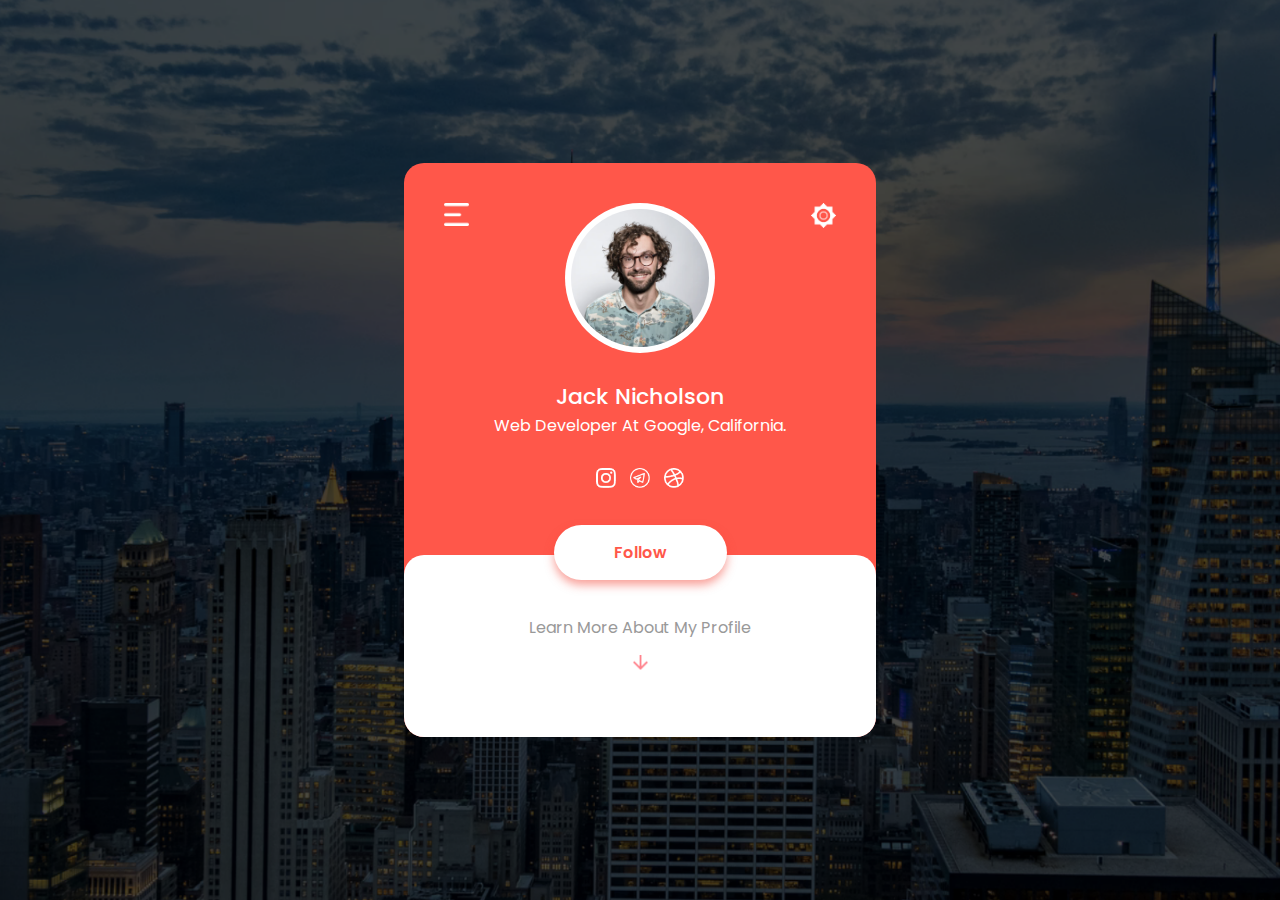
<file: card examples/1/index.html>
<!DOCTYPE html>
<html lang="en">

<head>
    <meta charset="UTF-8">
    <meta http-equiv="X-UA-Compatible" content="IE=edge">
    <meta name="viewport" content="width=device-width, initial-scale=1.0">
    <title>Document</title>
    <link rel="stylesheet" href="style.css">
    <link rel="preconnect" href="https://fonts.googleapis.com">
    <link rel="preconnect" href="https://fonts.gstatic.com" crossorigin>
    <link href="https://fonts.googleapis.com/css2?family=Poppins:wght@500&display=swap" rel="stylesheet">
</head>

<body>
    <div class="container">
        <div class="profile-box">
            <img src="images/menu.png" class="menu-icon">
            <img src="images/setting.png" class="setting-icon">
            <img src="images/profile-pic.png" class="profile-pic">
            <h3>Jack Nicholson</h3>
            <p>Web Developer At Google, California.</p>
            <div class="social-media">
                <img src="images/instagram.png">
                <img src="images/telegram.png">
                <img src="images/dribble.png">
            </div>
            <button type="button">Follow</button>
            <div class="profile-bottom">
                <p>Learn More About My Profile</p>
                <img src="images/arrow.png">
            </div>
        </div>
    </div>
</body>

</html>
</file>
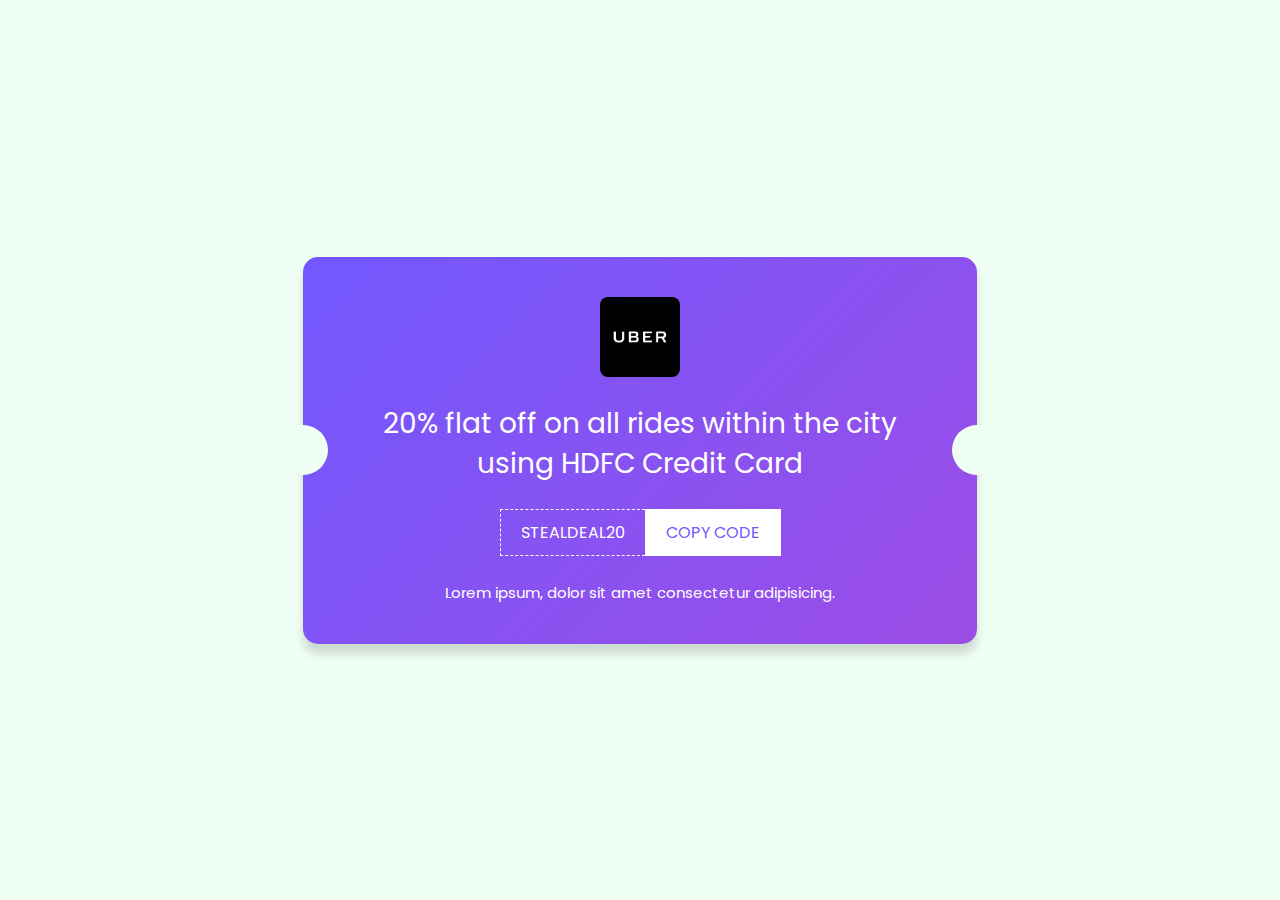
<file: coupon examples/1/index.html>
<!DOCTYPE html>
<html lang="en">

<head>
    <meta charset="UTF-8">
    <meta http-equiv="X-UA-Compatible" content="IE=edge">
    <meta name="viewport" content="width=device-width, initial-scale=1.0">
    <title>Document</title>
    <link rel="stylesheet" href="style.css">
    <link rel="preconnect" href="https://fonts.googleapis.com">
    <link rel="preconnect" href="https://fonts.gstatic.com" crossorigin>
    <link href="https://fonts.googleapis.com/css2?family=Poppins:wght@500&display=swap" rel="stylesheet">
</head>

<body>

    <div class="container">
        <div class="coupon-card">
            <img src="images/logo.jpg" class="logo">
            <h3>20% flat off on all rides within the city <br> using HDFC Credit Card</h3>

            <div class="coupon-row">
                <span id="cpnCode">STEALDEAL20</span>
                <span id="cpnBtn">COPY CODE</span>
            </div>

            <p>Lorem ipsum, dolor sit amet consectetur adipisicing.</p>

            <div class="circle1"></div>
            <div class="circle2"></div>
        </div>
    </div>

    <script>

        var cpnBtn = document.getElementById("cpnBtn");
        var cpnCode = document.getElementById("cpnCode");

        cpnBtn.onclick = () => {
            navigator.clipboard.writeText(cpnCode.innerHTML);
            cpnBtn.innerHTML = "COPIED";
            setTimeout(function () {
                cpnBtn.innerHTML = "COPY CODE";
            }, 3000);

        }

    </script>


</body>

</html>
</file>
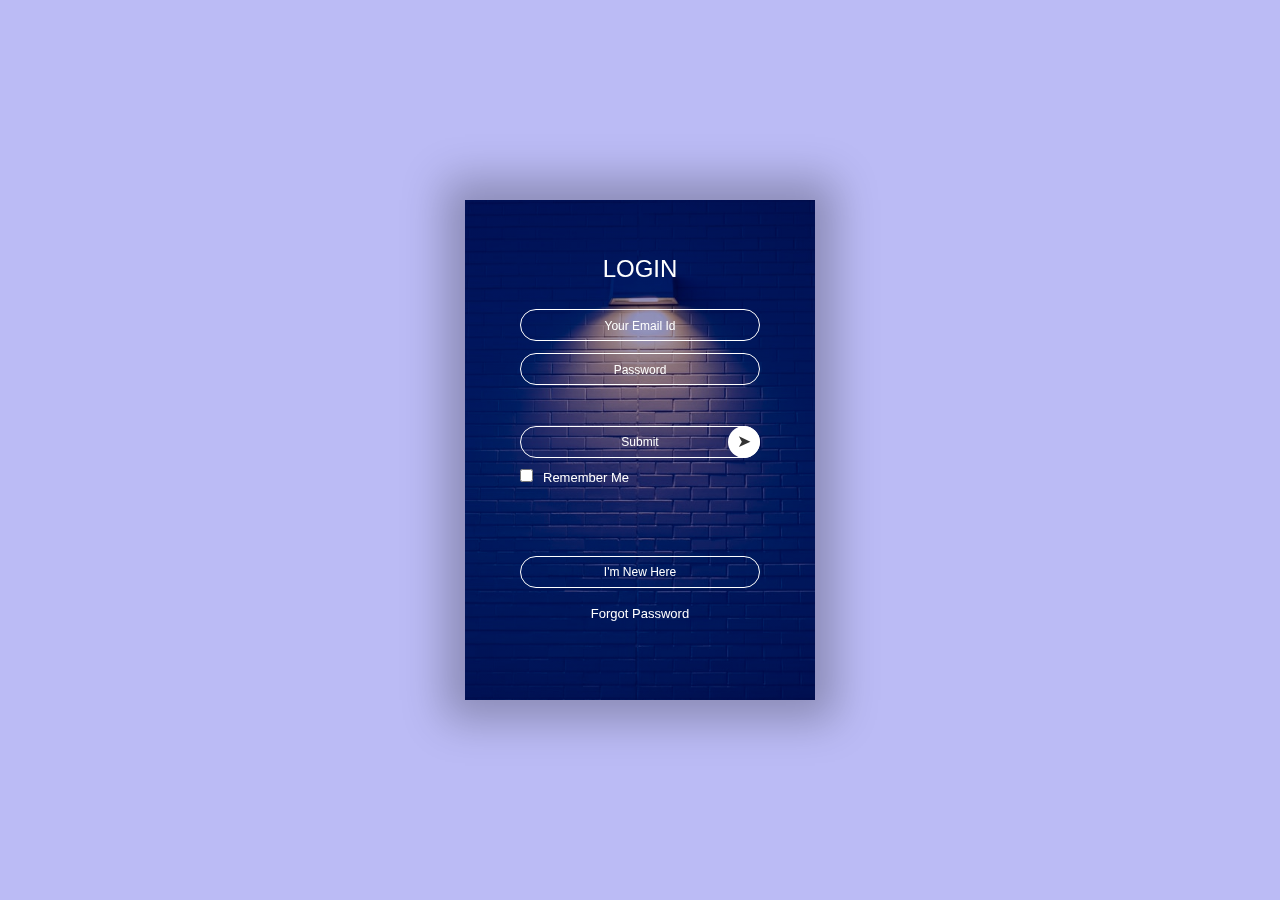
<file: login-register examples/1/index.html>
<!DOCTYPE html>
<html lang="en">

<head>
    <meta charset="UTF-8">
    <meta http-equiv="X-UA-Compatible" content="IE=edge">
    <meta name="viewport" content="width=device-width, initial-scale=1.0">
    <title>Document</title>
    <link rel="stylesheet" href="style.css">
</head>

<body>
    <div class="container">
        <div class="card">
            <div class="inner-box" id="card">
                <div class="card-front">
                    <h2>LOGIN</h2>
                    <form>
                        <input type="email" class="input-box" placeholder="Your Email Id" required>
                        <input type="password" class="input-box" placeholder="Password" required>
                        <button type="submit" class="submit-btn">Submit</button>
                        <input type="checkbox"><span>Remember Me</span>
                    </form>
                    <button type="button" class="btn" onclick="openRegister()">I'm New Here</button>
                    <a href="">Forgot Password</a>
                </div>
                <div class="card-back">
                    <h2>REGISTER</h2>
                    <form>
                        <input type="text" class="input-box" placeholder="Your Name" required>
                        <input type="email" class="input-box" placeholder="Your Email Id" required>
                        <input type="password" class="input-box" placeholder="Password" required>
                        <button type="submit" class="submit-btn">Submit</button>
                        <input type="checkbox"><span>Remember Me</span>
                    </form>
                    <button type="button" class="btn" onclick="openLogin()">I've an account</button>
                    <a href="">Forgot Password</a>
                </div>
            </div>
        </div>
    </div>

    <script>
        var card = document.getElementById("card");

        function openRegister(){
            card.style.transform = "rotateY(-180deg)"
        }

        function openLogin(){
            card.style.transform = "rotateY(0deg)"
        }
    </script>
</body>

</html>
</file>
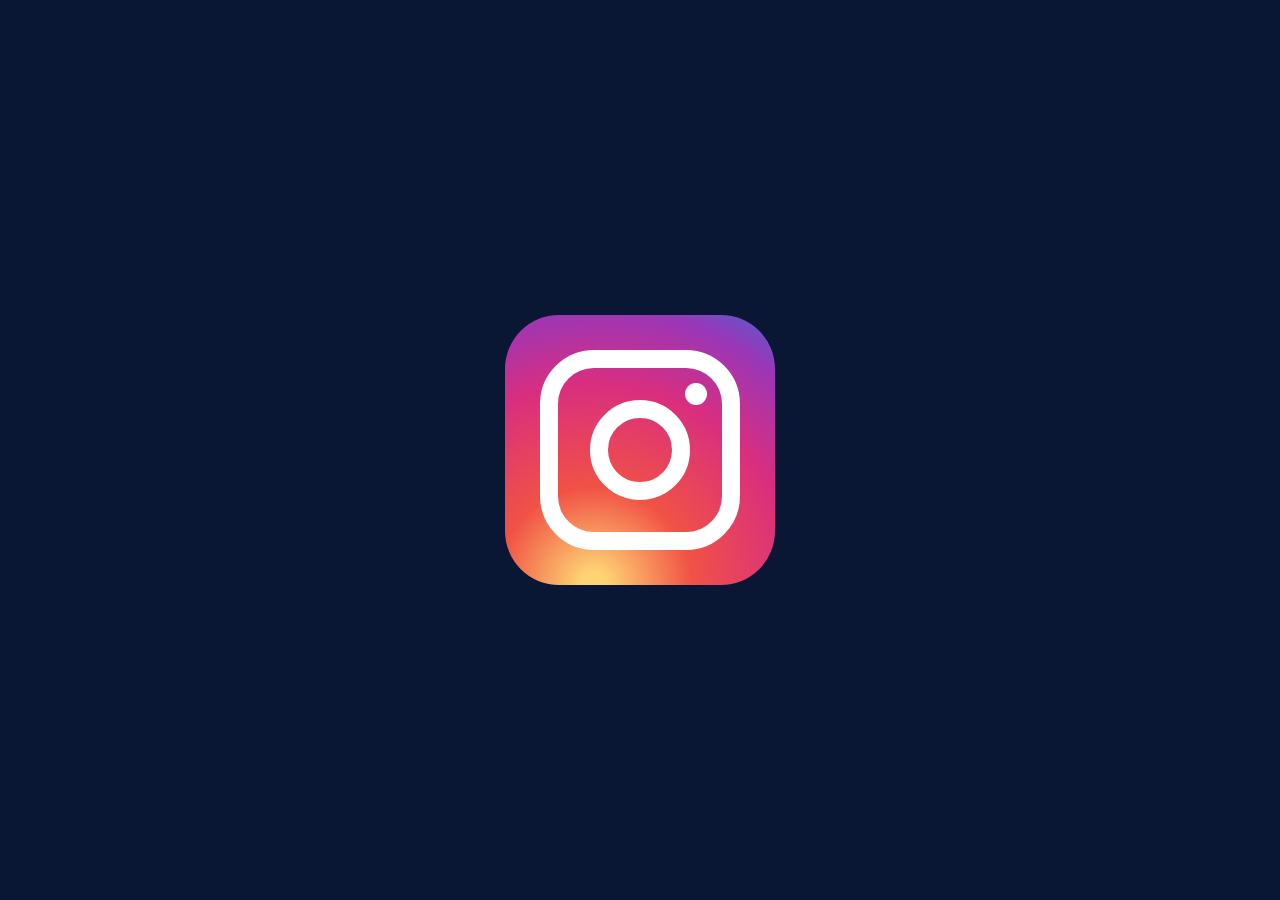
<file: logo examples/instagram/index.html>
<!DOCTYPE html>
<html lang="en">

<head>
    <meta charset="UTF-8">
    <meta http-equiv="X-UA-Compatible" content="IE=edge">
    <meta name="viewport" content="width=device-width, initial-scale=1.0">
    <title>Document</title>
    <link rel="stylesheet" href="style.css">
</head>

<body>
    <div class="container">
        <div class="insta">
            <div class="insta-inner">
                <div class="insta-inner2">

                </div>
            </div>
        </div>
    </div>
</body>

</html>
</file>
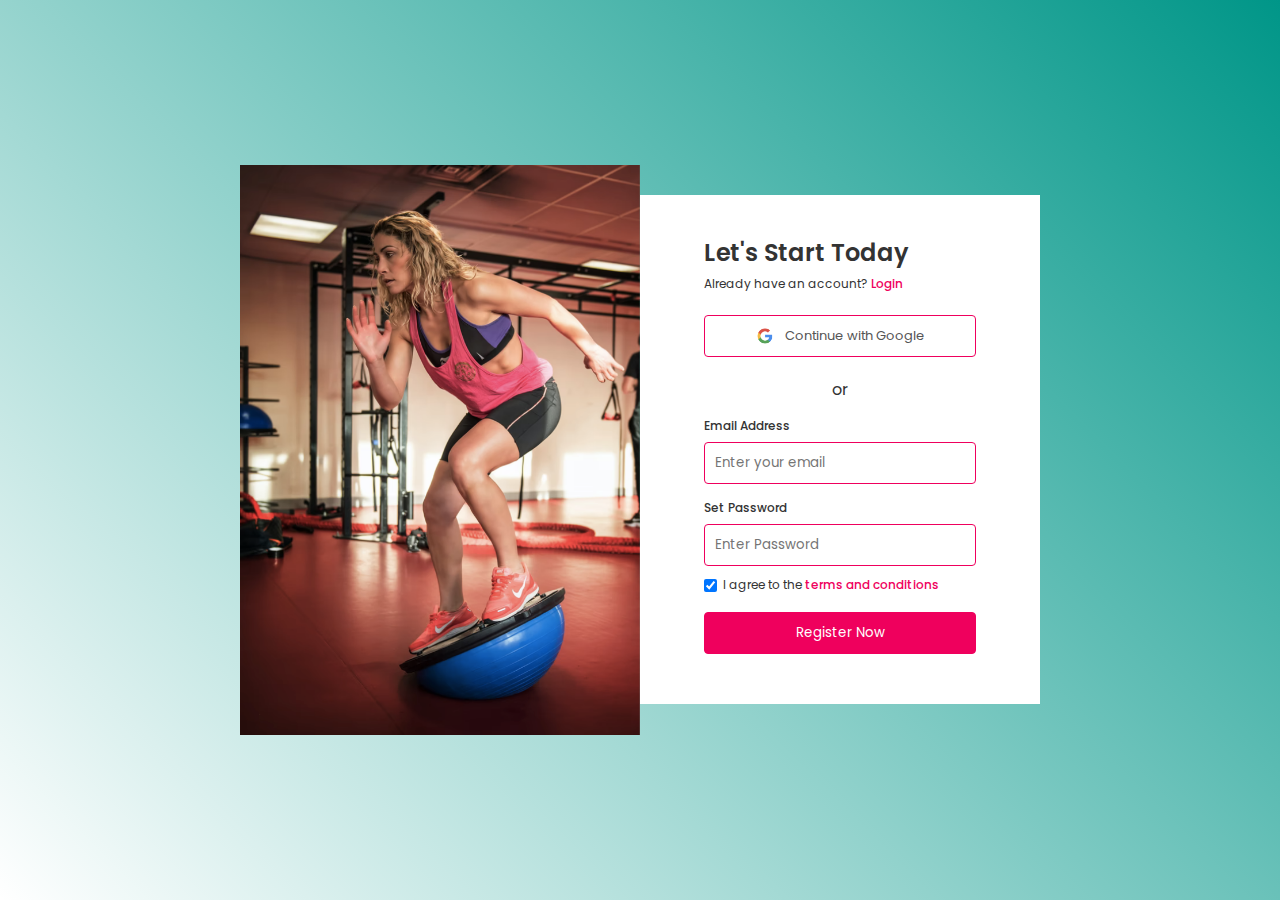
<file: responsive examples/1/index.html>
<!DOCTYPE html>
<html lang="en">

<head>
    <meta charset="UTF-8">
    <meta http-equiv="X-UA-Compatible" content="IE=edge">
    <meta name="viewport" content="width=device-width, initial-scale=1.0">
    <title>Document</title>
    <link rel="stylesheet" href="style.css">
    <link rel="preconnect" href="https://fonts.googleapis.com">
    <link rel="preconnect" href="https://fonts.gstatic.com" crossorigin>
    <link href="https://fonts.googleapis.com/css2?family=Poppins&display=swap" rel="stylesheet">
</head>

<body>
    <div class="container">
        <div class="sign-box">
            <div class="col-1">
                <img src="img/image.png">
            </div>
            <div class="col-2">
                <h2>Let's Start Today</h2>
                <span>Already have an account? <a href="#">Login</a></span>
                <a href="" class="google-link">
                    <img src="img/google.png"> Continue with Google
                </a>
                <h4>or</h4>
                <form>
                    <label>Email Address</label>
                    <input type="email" placeholder="Enter your email" class="input-field">

                    <label>Set Password</label>
                    <input type="password" placeholder="Enter Password" class="input-field">

                    <div class="row">
                        <input type="checkbox" checked>
                        <span>I agree to the <a href="#">terms and conditions</a></span>
                    </div>

                    <button type="submit">Register Now</button>
                </form>
            </div>
        </div>
    </div>
</body>

</html>
</file>
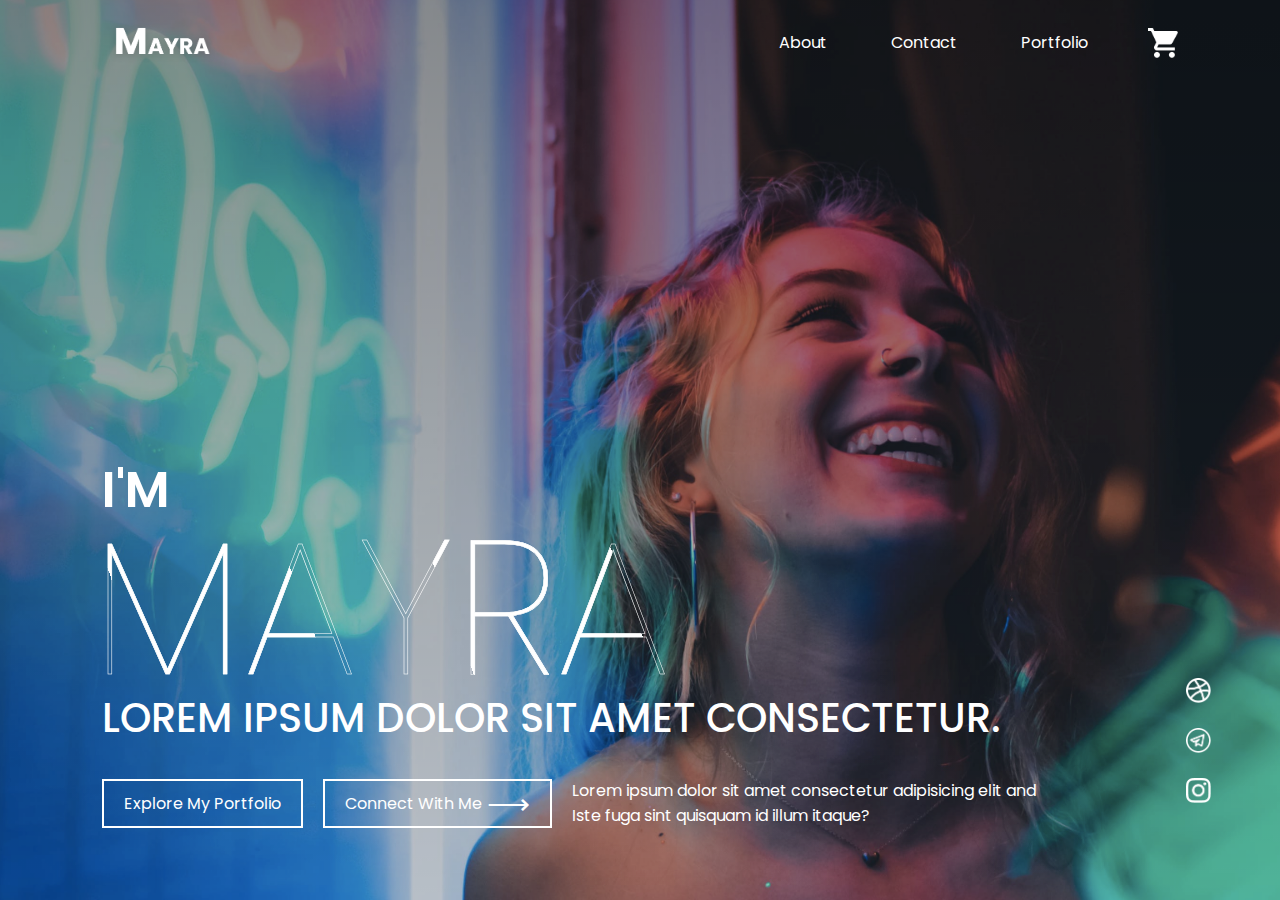
<file: website examples/1/index.html>
<!DOCTYPE html>
<html lang="en">

<head>
    <meta charset="UTF-8">
    <meta http-equiv="X-UA-Compatible" content="IE=edge">
    <meta name="viewport" content="width=device-width, initial-scale=1.0">
    <title>Document</title>
    <link rel="stylesheet" href="style.css">
    <link rel="preconnect" href="https://fonts.googleapis.com">
    <link rel="preconnect" href="https://fonts.gstatic.com" crossorigin>
    <link href="https://fonts.googleapis.com/css2?family=Poppins:wght@500&display=swap" rel="stylesheet">
</head>

<body>
    <div class="container">
        <nav>
            <img src="images/logo.png" class="logo">
            <ul>
                <li><a href="">About</a></li>
                <li><a href="">Contact</a></li>
                <li><a href="">Portfolio</a></li>
            </ul>
            <img src="images/cart.png" class="cart-icon">
        </nav>
        <div class="text-box">
            <p>I'M</p>
            <h1>MAYRA</h1>
            <h3 style="text-transform: uppercase;">Lorem ipsum dolor sit amet consectetur.</h3>

            <div class="row">
                <a href="">Explore My Portfolio</a>
                <a href="">Connect With Me <span>&#x27F6;</span></a>
                <span>Lorem ipsum dolor sit amet consectetur adipisicing elit and <br> Iste fuga sint quisquam id illum
                    itaque?</span>
            </div>
        </div>
        <div class="social-icons">
            <a href=""><img src="images/dribble.png" alt=""></a>
            <a href=""><img src="images/telegram.png" alt=""></a>
            <a href=""><img src="images/instagram.png" alt=""></a>
        </div>
    </div>
</body>

</html>
</file>
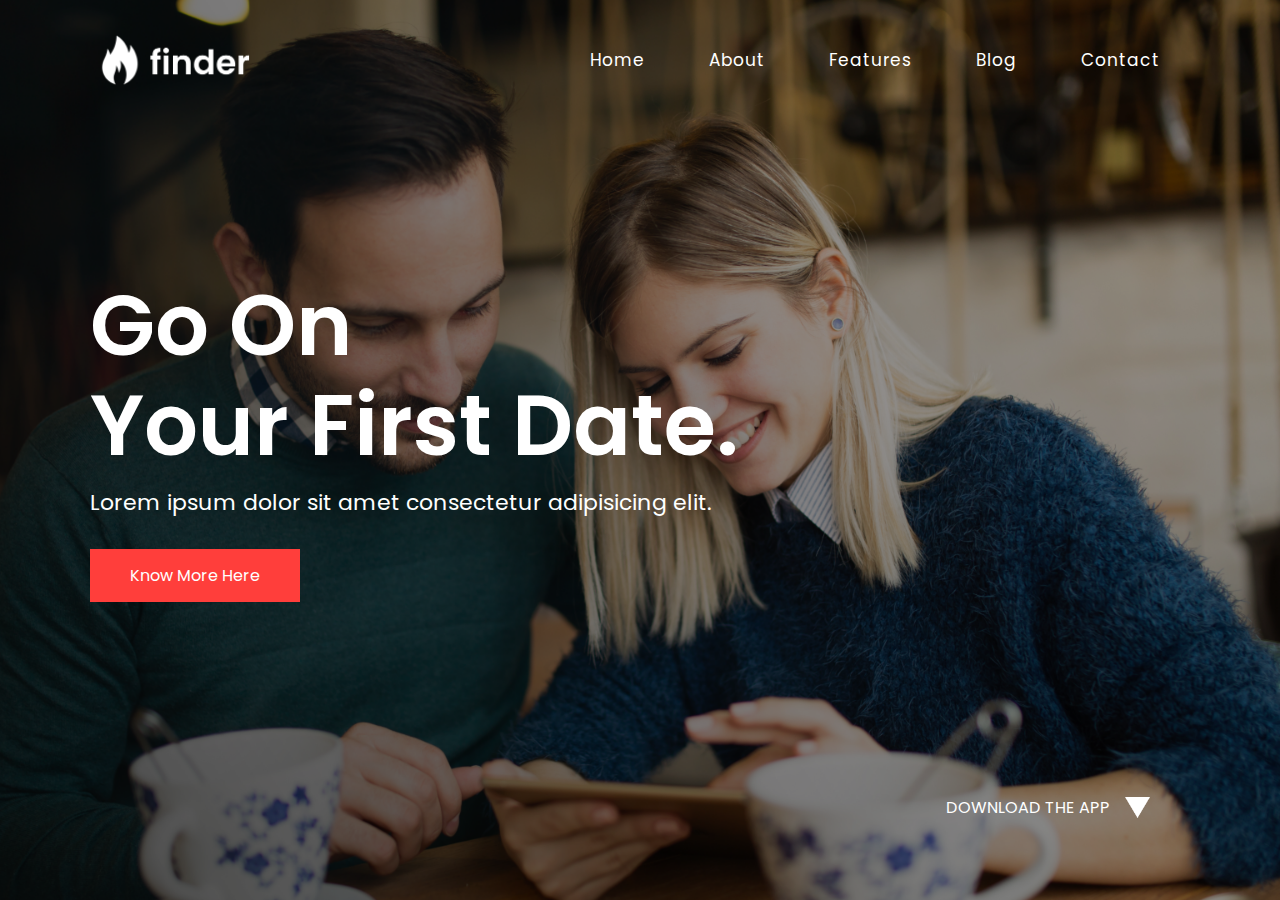
<file: website examples/2/index.html>
<!DOCTYPE html>
<html lang="en">

<head>
    <meta charset="UTF-8">
    <meta http-equiv="X-UA-Compatible" content="IE=edge">
    <meta name="viewport" content="width=device-width, initial-scale=1.0">
    <title>Document</title>
    <link rel="stylesheet" href="style.css">
    <link rel="preconnect" href="https://fonts.googleapis.com">
    <link rel="preconnect" href="https://fonts.gstatic.com" crossorigin>
    <link href="https://fonts.googleapis.com/css2?family=Poppins:wght@500&display=swap" rel="stylesheet">
</head>

<body>
    <div class="header">
        <nav>
            <img src="images/logo.png" class="logo">
            <ul>
                <li>
                    <a href="#">Home</a>
                </li>
                <li>
                    <a href="#">About</a>
                </li>
                <li>
                    <a href="#">Features</a>
                </li>
                <li>
                    <a href="#">Blog</a>
                </li>
                <li>
                    <a href="#">Contact</a>
                </li>
            </ul>
        </nav>

        <div class="text-box">
            <h1>Go On<br>Your First Date.</h1>
            <p>Lorem ipsum dolor sit amet consectetur adipisicing elit.</p>
            <button type="button" class="btn">Know More Here</button>
        </div>
        <a href="#" class="download">DOWNLOAD THE APP <img src="images/down-arrow.png"></a>

    </div>
</body>

</html>
</file>
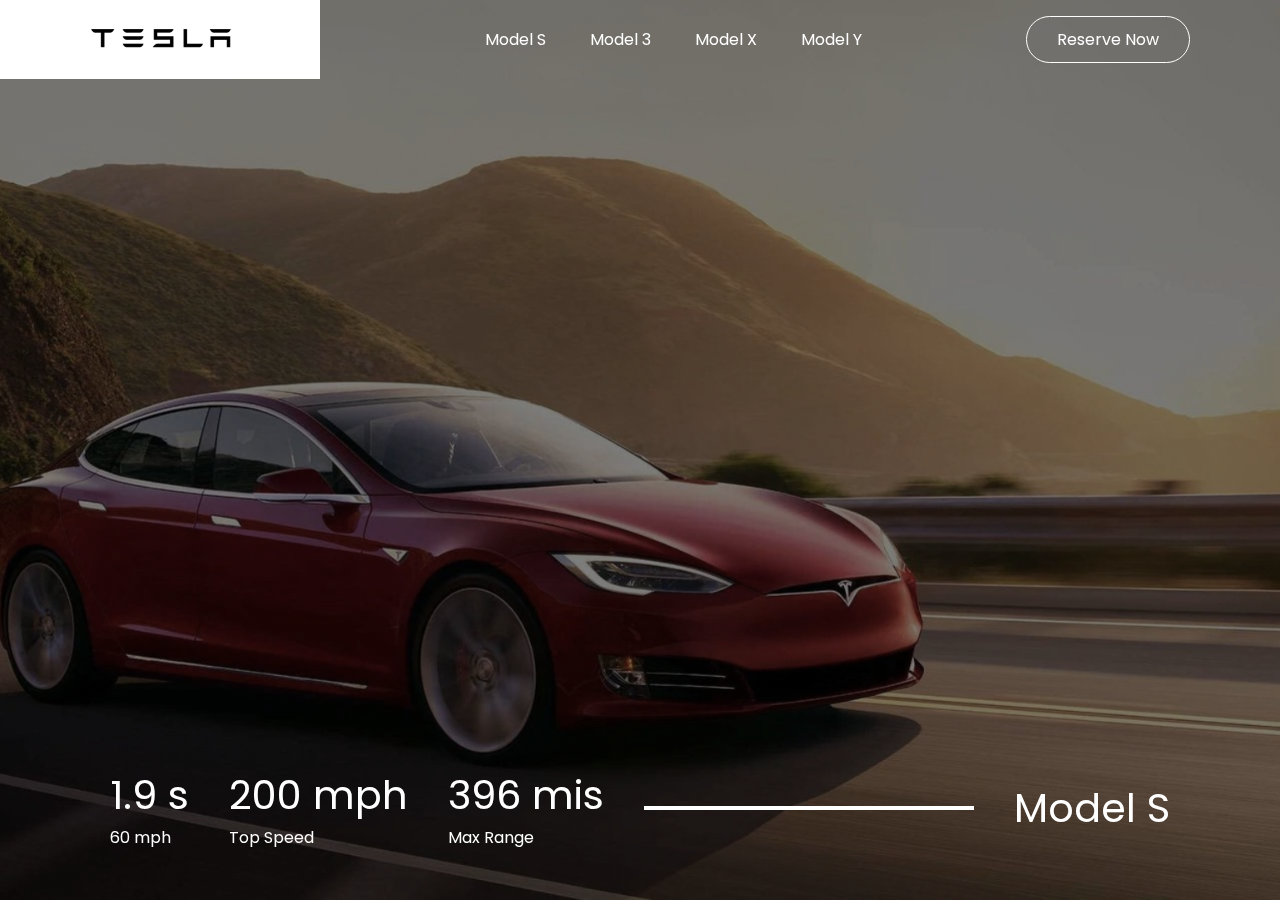
<file: website examples/3/index.html>
<!DOCTYPE html>
<html lang="en">

<head>
    <meta charset="UTF-8">
    <meta http-equiv="X-UA-Compatible" content="IE=edge">
    <meta name="viewport" content="width=device-width, initial-scale=1.0">
    <title>Document</title>
    <link rel="stylesheet" href="style.css">
    <link rel="preconnect" href="https://fonts.googleapis.com">
    <link rel="preconnect" href="https://fonts.gstatic.com" crossorigin>
    <link href="https://fonts.googleapis.com/css2?family=Poppins:wght@500&display=swap" rel="stylesheet">
</head>

<body>
    <div class="header" id="header">
        <nav>
            <img src="images/logo.png" class="logo">
            <ul>
                <li>
                    <a href="#" id="models">Model S</a>
                </li>
                <li>
                    <a href="#" id="model3">Model 3</a>
                </li>
                <li>
                    <a href="#" id="modelx">Model X</a>
                </li>
                <li>
                    <a href="#" id="modely">Model Y</a>
                </li>
            </ul>
            <a href="#" class="btn">Reserve Now</a>
        </nav>

        <div class="info">
            <div>
                <h2>1.9 s</h2>
                <p>60 mph</p>
            </div>
            <div>
                <h2>200 mph</h2>
                <p>Top Speed</p>
            </div>
            <div>
                <h2>396 mis</h2>
                <p>Max Range</p>
            </div>
            <div class="line"></div>
            <div>
                <h2 id="model">Model S</h2>
            </div>
        </div>
    </div>

    <script>
        var header = document.getElementById("header");
        var ms = document.getElementById("models");
        var m3 = document.getElementById("model3");
        var mx = document.getElementById("modelx");
        var my = document.getElementById("modely");
        var model = document.getElementById("model");


        ms.onclick = function(){
            header.style.backgroundImage =  "url(images//image-1.png)";
            model.innerHTML = "Model S";
        }

        m3.onclick = function(){
            header.style.backgroundImage =  "url(images//image-2.png)";
            model.innerHTML = "Model 3";
        }

        mx.onclick = function(){
            header.style.backgroundImage =  "url(images//image-3.png)";
            model.innerHTML = "Model X";
        }

        my.onclick = function(){
            header.style.backgroundImage =  "url(images//image-4.png)";
            model.innerHTML = "Model Y";
        }
    </script>
</body>

</html>
</file>
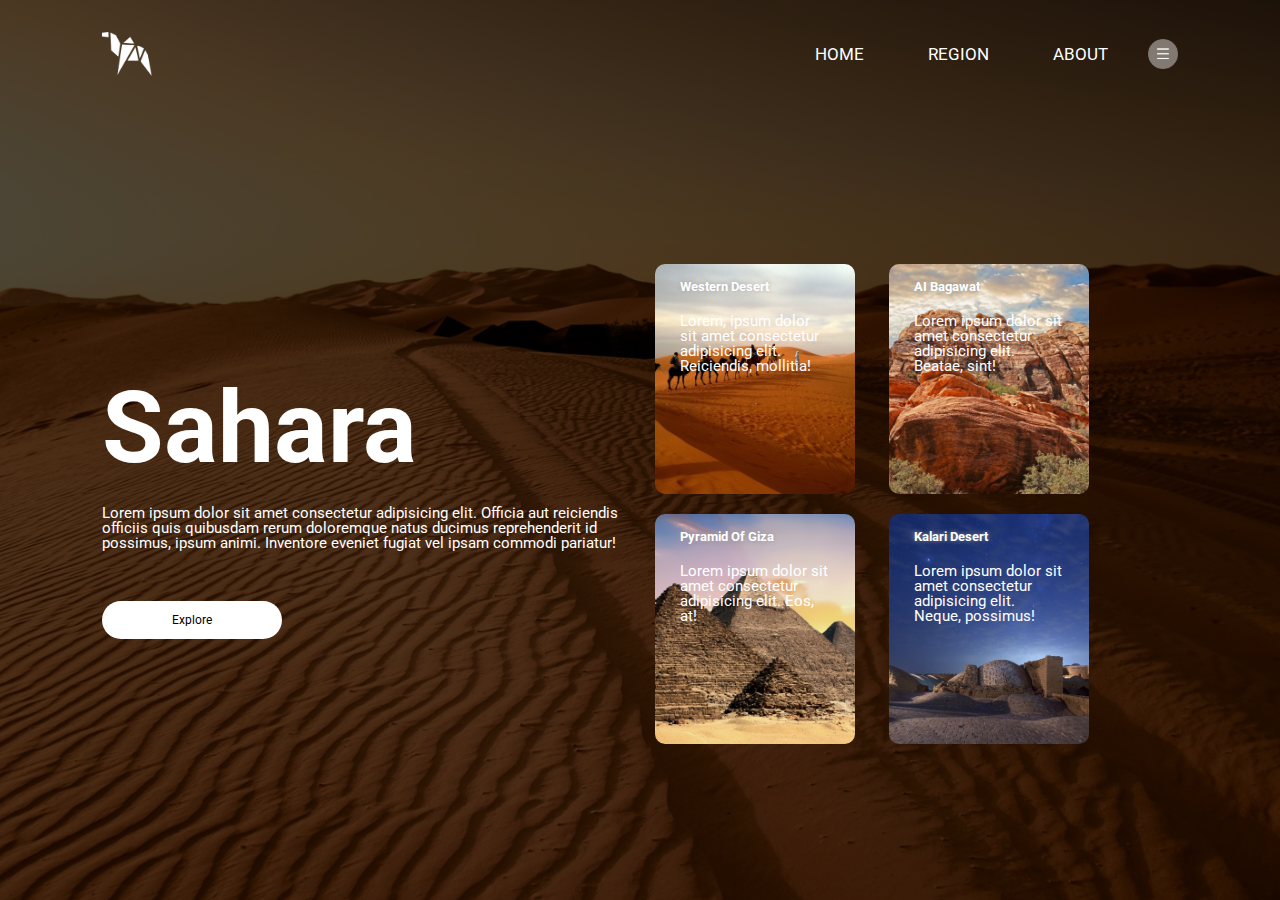
<file: website examples/4/index.html>
<!DOCTYPE html>
<html lang="en">

<head>
    <meta charset="UTF-8">
    <meta http-equiv="X-UA-Compatible" content="IE=edge">
    <meta name="viewport" content="width=device-width, initial-scale=1.0">
    <title>Document</title>
    <link rel="stylesheet" href="style.css">
    <link rel="preconnect" href="https://fonts.googleapis.com">
    <link rel="preconnect" href="https://fonts.gstatic.com" crossorigin>
    <link href="https://fonts.googleapis.com/css2?family=Roboto&display=swap" rel="stylesheet">
</head>

<body>

    <div class="container">
        <div class="navbar">
            <img src="images/logo.png" class="logo">
            <nav>
                <ul>
                    <li><a href="#">HOME</a></li>
                    <li><a href="#">REGION</a></li>
                    <li><a href="#">ABOUT</a></li>
                </ul>
            </nav>
            <img src="images/menu.png" class="menu-icon">
        </div>
        <div class="row">
            <div class="col">
                <h1>Sahara</h1>
                <p>Lorem ipsum dolor sit amet consectetur adipisicing elit. Officia aut reiciendis officiis quis
                    quibusdam rerum doloremque natus ducimus reprehenderit id possimus, ipsum animi. Inventore eveniet
                    fugiat vel ipsam commodi pariatur!</p>
                <button type="button">Explore</button>
            </div>
            <div class="col">
                <div class="card card1">
                    <h5>Western Desert</h5>
                    <p>Lorem, ipsum dolor sit amet consectetur adipisicing elit. Reiciendis, mollitia!</p>
                </div>
                <div class="card card2">
                    <h5>AI Bagawat</h5>
                    <p>Lorem ipsum dolor sit amet consectetur adipisicing elit. Beatae, sint!</p>
                </div>
                <div class="card card3">
                    <h5>Pyramid Of Giza</h5>
                    <p>Lorem ipsum dolor sit amet consectetur adipisicing elit. Eos, at!</p>
                </div>
                <div class="card card4">
                    <h5>Kalari Desert</h5>
                    <p>Lorem ipsum dolor sit amet consectetur adipisicing elit. Neque, possimus!</p>
                </div>
            </div>
        </div>
    </div>


</body>

</html>
</file>
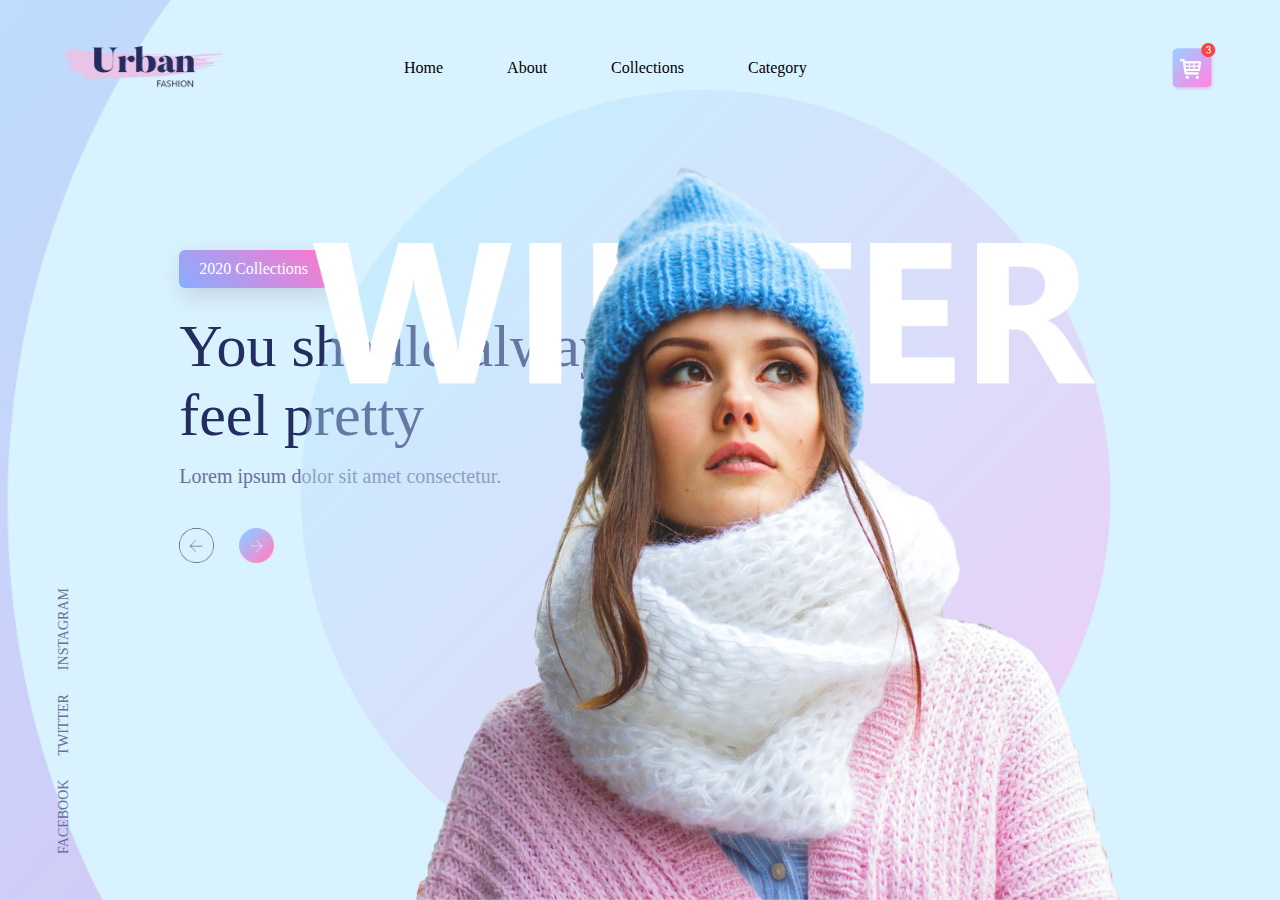
<file: website examples/5/index.html>
<!DOCTYPE html>
<html lang="en">

<head>
    <meta charset="UTF-8">
    <meta http-equiv="X-UA-Compatible" content="IE=edge">
    <meta name="viewport" content="width=device-width, initial-scale=1.0">
    <title>Document</title>
    <link rel="stylesheet" href="style.css">
</head>

<body>
    <div class="container">
        <div class="navbar">
            <img src="images/logo.png" class="logo">
            <nav>
                <ul>
                    <li><a href="">Home</a></li>
                    <li><a href="">About</a></li>
                    <li><a href="">Collections</a></li>
                    <li><a href="">Category</a></li>
                </ul>
            </nav>
            <img src="images/cart.png" class="card">
        </div>

        <div class="content">
            <a href="#" class="btn">2020 Collections</a>
            <h1>You should always <br> feel pretty</h1>
            <p>Lorem ipsum dolor sit amet consectetur.</p>

            <div class="arrow-icon">
                <img src="images/back-arrow.png" alt="">
                <img src="images/next-arrow.png" alt="">
            </div>
        </div>

        <img src="images/img.png" class="feature-img">

        <div class="social-media">
            <a href="">FACEBOOK</a>
            <a href="">TWITTER</a>
            <a href="">INSTAGRAM</a>
        </div>

    </div>
</body>

</html>
</file>
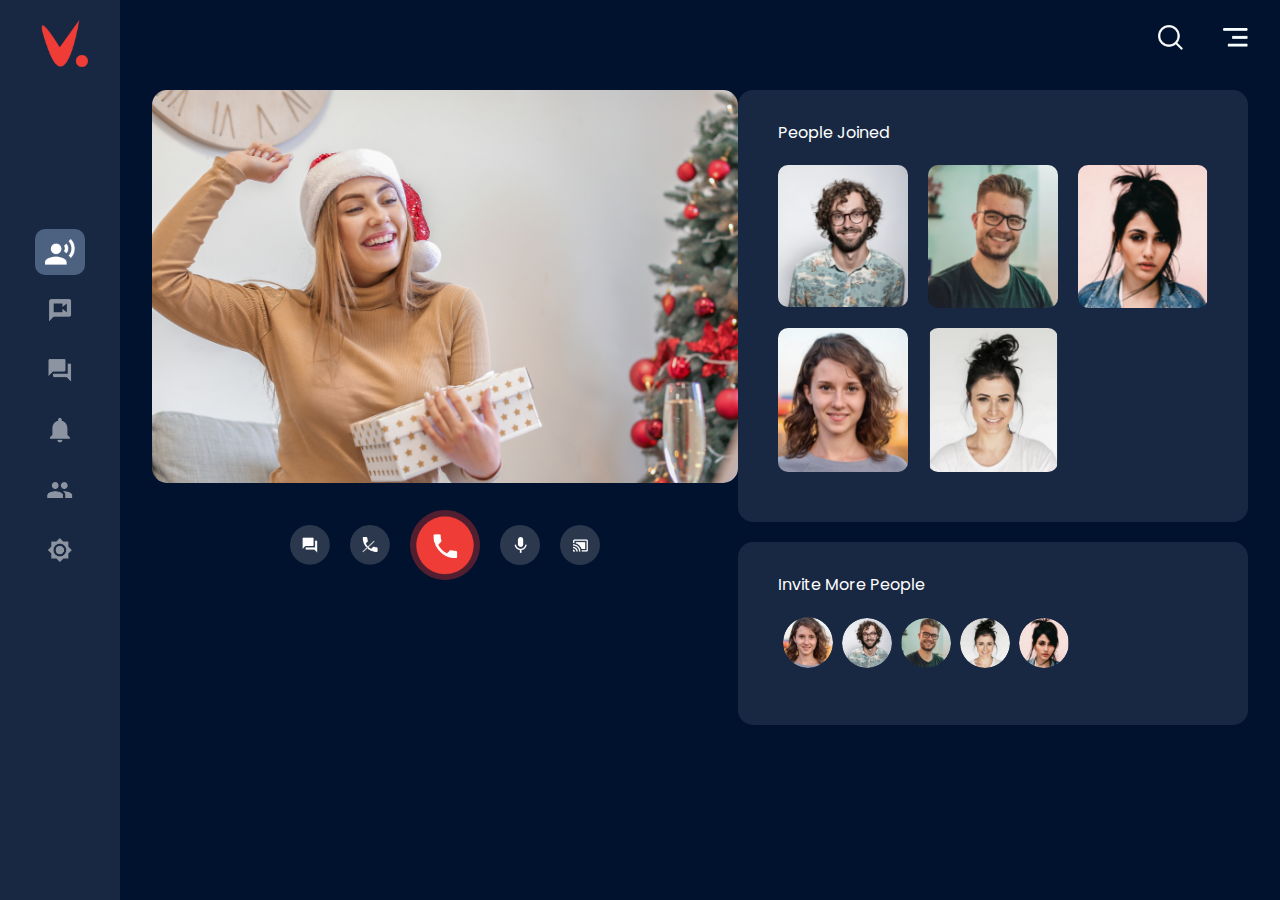
<file: website examples/9/index.html>
<!DOCTYPE html>
<html lang="en">

<head>
    <meta charset="UTF-8">
    <meta http-equiv="X-UA-Compatible" content="IE=edge">
    <meta name="viewport" content="width=device-width, initial-scale=1.0">
    <title>Document</title>
    <link rel="stylesheet" href="style.css">
    <link rel="preconnect" href="https://fonts.googleapis.com">
    <link rel="preconnect" href="https://fonts.gstatic.com" crossorigin>
    <link href="https://fonts.googleapis.com/css2?family=Poppins&display=swap" rel="stylesheet">
</head>

<body>
    <div class="header">
        <nav>
            <img src="images/logo.png" class="logo">
            <ul>
                <li><img src="images/live.png" class="active"></li>
                <li><img src="images/video.png"></li>
                <li><img src="images/message.png"></li>
                <li><img src="images/notification.png"></li>
                <li><img src="images/users.png"></li>
                <li><img src="images/setting.png"></li>
            </ul>
        </nav>
        <div class="container">
            <div class="top-icons">
                <img src="images/search.png">
                <img src="images/menu.png">
            </div>
            <div class="row">
                <div class="col-1">
                    <img src="images/image.png" class="host-img">
                    <div class="controls">
                        <img src="images/chat.png">
                        <img src="images/disconnect.png">
                        <img src="images/call.png" class="call-icon">
                        <img src="images/mic.png">
                        <img src="images/cast.png">
                    </div>
                </div>
                <div class="col-2">
                    <div class="users">
                        <p>People Joined</p>
                        <div class="people">
                            <img src="images/people-1.png">
                            <img src="images/people-2.png">
                            <img src="images/people-3.png">
                            <img src="images/people-4.png">
                            <img src="images/people-5.png">
                        </div>
                    </div>
                    <div class="invite">
                        <p>Invite More People</p>
                        <div>
                            <img src="images/user-1.png">
                            <img src="images/user-2.png">
                            <img src="images/user-3.png">
                            <img src="images/user-4.png">
                            <img src="images/user-5.png">
                        </div>
                    </div>
                </div>
            </div>
        </div>
    </div>
</body>

</html>
</file>
<file: card examples/1/style.css>
* {
    margin: 0;
    padding: 0;
    box-sizing: border-box;
    font-family: 'Poppins', sans-serif;
}

.container {
    width: 100%;
    height: 100vh;
    background-image: url(images/background.png);
    background-size: cover;
    background-position: center;
    display: flex;
    align-items: center;
    justify-content: center;
}

.profile-box {
    background: #ff574a;
    text-align: center;
    padding: 40px 90px;
    color: #fff;
    position: relative;
    border-radius: 20px;
}

.menu-icon {
    width: 25px;
    position: absolute;
    left: 40px;
    top: 40px;
}

.setting-icon {
    width: 25px;
    position: absolute;
    right: 40px;
    top: 40px;
}

.profile-pic {
    width: 150px;
    border-radius: 50%;
    background: #fff;
    padding: 6px;
}

.profile-bottom {
    background: #fff;
    color: #999;
    padding: 60px 0;
    margin-right: -90px;
    margin-left: -90px;
    margin-bottom: -40px;
    border-radius: 20px;
    margin-top: -10px;
}

.profile-bottom img {
    width: 15px;
    margin-top: 15px;
    cursor: pointer;
}

.profile-box button {
    background: #fff;
    color: #ff574a;
    border: none;
    outline: none;
    box-shadow: 0 5px 10px rgba(244, 67, 54, 0.5);
    padding: 15px 60px;
    cursor: pointer;
    border-radius: 30px;
    margin-bottom: -50px;
    font-weight: 600;
    font-size: 16px;
}

.profile-box h3 {
    font-size: 22px;
    margin-top: 20px;
    font-weight: 500;
}

.social-media img {
    width: 20px;
    margin: 30px 5px;
}
</file>
<file: coupon examples/1/style.css>
* {
    margin: 0;
    padding: 0;
    box-sizing: border-box;
    font-family: 'Poppins', sans-serif;
}

.container {
    width: 100%;
    height: 100vh;
    background: #f0fff3;
    display: flex;
    align-items: center;
    justify-content: center;
}

.coupon-card {
    background: linear-gradient(135deg,#7158fe,#9d4de6);
    color: #fff;
    text-align: center;
    padding: 40px 80px;
    border-radius: 15px;
    box-shadow: 0 10px 10px 0 rgba(0, 0, 0, 0.15);
    position: relative;
}

.logo {
    width: 80px;
    border-radius: 8px;
    margin-bottom: 20px;
}

.coupon-card h3{
    font-size: 28px;
    font-weight: 400;
    line-height: 40px;
}

.coupon-card p{
    font-size: 15px;
}

.coupon-row {
    display: flex;
    align-items: center;
    margin: 25px auto;
    width: fit-content;
}

#cpnCode {
    border: 1px dashed #fff;
    padding: 10px 20px;
    border-right: 0;
}

#cpnBtn {
    border: 1px solid #fff;
    background: #fff;
    padding: 10px 20px;
    color: #7158fe;
    cursor: pointer;
}

.circle1, .circle2 {
    background: #f0fff3;
    width: 50px;
    height: 50px;
    border-radius: 50%;
    position: absolute;
    top: 50%;
    transform: translateY(-50%);
}

.circle1 {
    left: -25px;
}

.circle2 {
    right: -25px;
}
</file>
<file: login-register examples/1/style.css>
* {
    margin: 0;
    padding: 0;
}

.container {
    width: 100%;
    height: 100vh;
    font-family: sans-serif;
    background: rgb(187, 187, 245);
    color: #fff;
    display: flex;
    align-items: center;
    justify-content: center;
}

.card {
    width: 350px;
    height: 500px;
    box-shadow: 0 0 40px 20px rgba(0, 0, 0, 0.26);
    perspective: 1000px;
}

.inner-box {
    position: relative;
    width: 100%;
    height: 100%;
    transform-style: preserve-3d;
    transition: transform 1s;
}

.card-front, .card-back {
    position:absolute;
    width: 100%;
    height: 100%;
    background-position: center;
    background-size: cover;
    background-image: linear-gradient(rgba(0,0,100,0.4),rgba(0,0,100,0.4)),url(image/background.jpg);
    padding: 55px;
    box-sizing: border-box;
    backface-visibility: hidden;
}

.card-back {
    transform: rotateY(180deg);
}

.card h2 {
    font-weight: normal;
    font-size: 24px;
    text-align: center;
    margin-bottom: 20px;
}

.input-box{
    color: #fff;
    width: 100%;
    background: transparent;
    border: 1px solid #fff;
    margin: 6px 0;
    height: 32px;
    border-radius: 20px;
    padding: 0 10px;
    box-sizing: border-box;
    outline: none;
    text-align: center;
}::placeholder {
    color: #fff;
    font-size: 12px;
}

button {
    width: 100%;
    background: transparent;
    border: 1px solid #fff;
    margin: 35px 0 10px;
    height: 32px;
    font-size: 12px;
    border-radius: 20px;
    padding: 0 10px;
    box-sizing: border-box;
    outline: none;
    color: #fff;
    cursor: pointer;
}

.submit-btn {
    position: relative;
}
.submit-btn::after{
    content: '\27a4';
    color: #333;
    line-height: 32px;
    font-size: 17px;
    height: 32px;
    width: 32px;
    border-radius: 50%;
    background: #fff;
    position: absolute;
    right: -1px;
    top: -1px;
}
span{
    font-size: 13px;
    margin-left: 10px;
}
.card .btn {
    margin-top: 70px;
}
.card a {
    color: #fff;
    text-decoration: none;
    display: block;
    text-align: center;
    font-size: 13px;
    margin-top: 8px;
}
</file>
<file: logo examples/instagram/style.css>
* {
    margin: 0;
    padding: 0;
    box-sizing: border-box;
}

.container {
    width: 100%;
    height: 100vh;
    background-color: hsl(220, 71%, 12%);
    display: flex;
    justify-content: center;
    align-items: center;
}

.insta {
    width: 270px;
    height: 270px;
    background: radial-gradient(circle at 33% 100%, #fed373 4%, #f15245 30%, #d92e7f 62%, #9b36b7 85%, #515ecf);
    border-radius: 54px;
    display: flex;
    justify-content: center;
    align-items: center;
}

.insta-inner {
    width: 200px;
    height: 200px;
    border: 18px solid #fff;
    border-radius: 54px;
    display: flex;
    justify-content: center;
    align-items: center;
    position: relative;
}

.insta-inner2 {
    width: 100px;
    height: 100px;
    border: 18px solid #fff;
    border-radius: 50%;
}

.insta-inner::after {
    content: '';
    background-color: #fff;
    width: 22px;
    height: 22px;
    border-radius: 50%;
    position: absolute;
    top: 15px;
    right: 15px;
}
</file>
<file: responsive examples/1/style.css>
* {
    margin: 0;
    padding: 0;
    box-sizing: border-box;
    font-family: 'Poppins', sans-serif;
}

.container {
    width: 100%;
    min-height: 100vh;
    background: linear-gradient(45deg,transparent, #009688);
    display: flex;
    align-items: center;
    justify-content: center;
    padding: 5%;
}

.sign-box {
    display: flex;
    align-items: center;
    width: 100%;
    max-width: 800px;
    flex-wrap: wrap;
}

.col-1,.col-2 {
    flex-basis: 50%;
    flex-grow: 1;
}

.col-1 img {
    width: 100%;
    display: block;
}

.col-2 {
    background: #fff;
    padding: 40px 8%;
    color: #333;
    min-width: 250px;
}

.col-2 h2 {
    font-weight: 600;
}

.col-2 span {
    font-size: 12px;
}

.col-2 span a{
    text-decoration: none;
    color: #ef005d;
    font-weight: 500;
}

.google-link {
    display: flex;
    align-items: center;
    justify-content: center;
    padding: 10px;
    border-radius: 4px;
    border: 1px solid #ef005d;
    text-decoration: none;
    color: #555;
    font-size: 13px;
    margin: 20px 0;
}

.google-link img {
    width: 20px;
    margin-right: 10px;
}

.col-2 h4 {
    text-align: center;
    font-weight: 400;
    margin-bottom: 10px;
}

.input-field {
    padding: 10px;
    border-radius: 4px;
    border: 1px solid #ef005d;
    outline: none;
    display: block;
    width: 100%;
    margin: 5px 0 10px;
}

form label {
    font-weight: 500;
    font-size: 12px;
}

form .row {
    display: flex;
    align-items: center;
}

form .row input{
    margin-right: 6px;
}

.col-2 form button {
    padding: 10px;
    border-radius: 4px;
    border: 1px solid #ef005d;
    outline: none;
    display: block;
    width: 100%;
    margin: 18px 0 10px;
    background: #ef005d;
    color: #fff;
    cursor: pointer;
}
</file>
<file: website examples/1/style.css>
* {
    margin : 0;
    padding: 0;
    box-sizing: border-box;
    font-family: 'Poppins', sans-serif;
}

.container {
    width: 100%;
    height: 100vh;
    background-image: linear-gradient(rgba(0,0,0,0.3),transparent),url(images/background.png);
    background-size: cover;
    background-position: center;
    padding: 0 8%;
    position: relative;
}

nav {
    display: flex;
    width: 100%;
    align-items: center;
    flex-wrap: wrap;
    padding: 5px 0;
}

.logo {
    width: 120px;
    cursor: pointer;
}

.cart-icon {
    width: 30px;
    cursor: pointer;
}

nav ul {
    flex: 1;
    text-align: right;
    padding-right: 30px;
}

nav ul li {
    display: inline-block;
    list-style: none;
    margin: 10px 30px;
}

nav ul li a{
    text-decoration: none;
    color: #fff;
    position: relative;
}

nav ul li a::after{
    content: '';
    width: 0;
    height: 3px;
    position: absolute;
    bottom: -5px;
    left: 50%;
    transform: translateX(-50%);
    background: #fff;
    transition: width 0.3s;
}

nav ul li a:hover::after{
    width: 50%;
}

.text-box {
    position: absolute;
    bottom: 8%;
    color: #fff;
}

.text-box p{
    font-size: 50px;
    font-weight: 600;
}

.text-box h1{
    font-size: 190px;
    line-height: 160px;
    font-weight: 100;
    margin-left: -10px;
    color: transparent;
    -webkit-text-stroke: 0.5px #fff;
    background: url(images/back.png);
    -webkit-background-clip: text;
    background-position: 0 0;
    animation: back 20s linear infinite;
}

@keyframes back {
    100%{
        background-position: 2000px 0;
    }
}

.text-box h3 {
    font-size: 40px;
    font-weight: 500;
}

.row {
    display: flex;
    align-items: center;
    flex-wrap: wrap;
    margin-top: 30px;
}

.text-box a {
    color: #fff;
    border: 2px solid #fff;
    padding: 10px 20px;
    text-decoration: none;
    margin-right: 20px;
    display: flex;
    align-items: center;
}

.text-box a span{
    font-size: 30px;
    line-height: 15px;
    margin-left: 5px;
}

.social-icons {
    position: absolute;
    bottom: 8%;
    right: 5%;
}

.social-icons img {
    width: 25px;
    display: block;
    margin: 25px 5px;
}
</file>
<file: website examples/2/style.css>
* {
    margin: 0;
    padding: 0;
    box-sizing: border-box;
    font-family: 'Poppins', sans-serif;
}

.header {
    width: 100%;
    height: 100vh;
    background-image: url(images/background.png);
    background-position: center;
    background-size: cover;
    color: #fff;
    padding: 0 7%;
    position: relative;
}

nav {
    width: 100%;
    display: flex;
    align-items: center;
    justify-content: space-between;
    padding: 30px 0 10px;
}

nav ul li {
    display: inline-block;
    list-style: none;
    margin: 10px 30px;
}

.logo {
    width: 160px;
    cursor: pointer;
}

nav ul li a{
    text-decoration: none;
    color: #fff;
    font-size: 17px;
    letter-spacing: 1px;
}

nav ul li a:hover{
    color: #ff3e3b; 
}

.text-box {
    margin-top: 16%;
    font-size: 22px;
}

.text-box h1 {
    font-size: 85px;
    font-weight: 600;
    line-height: 100px;
    margin-bottom: 10px;
}

.text-box .btn {
    color: #fff;
    background: #ff3e3b;
    border: none;
    padding: 14px 40px;
    margin-top: 30px;
    outline: none;
    cursor: pointer;
    font-size: 16px;
}

.download {
    position: absolute;
    right: 7%;
    bottom: 60px;
    display: flex;
    align-items: center;
    text-decoration: none;
    color: #fff;
    padding: 20px 40px;
    border-radius: 40px;
    transition: background 0.3s;
}

.download img {
    width: 25px;
    margin-left: 15px;
    animation: move 2s linear infinite;
}

@keyframes move{
    0%{
        transform: translateY(-10px);
    }
    50%{
        transform: translateY(10px);
    }
    100%{
        transform: translateY(-10px);
    }
}

.download:hover{
    background: #ff3e3b;
}
</file>
<file: website examples/3/style.css>
* {
    margin: 0;
    padding: 0;
    box-sizing: border-box;
    font-family: 'Poppins', sans-serif;
}

.header {
    width: 100%;
    height: 100vh;
    background-image: url(images//image-1.png);
    background-color: rgba(0, 0, 0, 0.5);
    background-blend-mode: multiply;
    background-position: center;
    background-size: cover;
    padding: 0 7%;
    transition: background-image 1s;
}

nav {
    position: fixed;
    top: 0;
    left: 0;
    width: 100%;
    display: flex;
    align-items: center;
}

nav .logo {
    width: 320px;
    cursor: pointer;
}

nav ul {
    flex: 1;
    text-align: center;
}

nav ul li {
    display: inline-block;
    list-style: none;
    margin: 10px 20px;
}

nav ul li a{
    text-decoration: none;
    color: #fff;
}

nav .btn {
    background-color: transparent;
    color: #fff;
    border: 1px solid #fff;
    border-radius: 30px;
    padding: 10px 30px;
    margin-right: 7%;
    text-decoration: none;
}

.info {
    width: 100%;
    padding: 0 7%;
    display: flex;
    align-items: center;
    color: #fff;
    position: fixed;
    bottom: 50px;
    left: 0;
}

.info div {
    margin: 0 20px;
}

.info div h2 {
    font-size: 40px;
    font-weight: 400;
}

.info .line {
    flex: 1;
    background: #fff;
    height: 4px;
}
</file>
<file: website examples/4/style.css>
* {
    margin: 0;
    padding: 0;
    box-sizing: border-box;
    font-family: 'Roboto', sans-serif;
}

.container {
    width: 100%;
    height: 100vh;
    background-image: linear-gradient(rgba(0,0,0,0.7),rgba(0,0,0,0.7)),url(images/background.png);
    background-position: center;
    background-size: cover;
    padding: 0 8%;
    position: relative;
}

.navbar {
    height: 12%;
    display: flex;
    align-items: center; 
}

.logo {
    width: 50px;
    cursor: pointer;
}

.menu-icon {
    width: 30px;
    cursor: pointer;
    margin-left: 40px;
}

nav {
    flex: 1;
    text-align: right;
}

nav ul li {
    list-style: none;
    display: inline-block;
    margin-left: 60px;
}

nav ul li a {
    text-decoration: none;
    color: #fff;
    font-size: 17px;
}

.row {
    display: flex;
    height: 88%;
    align-items: center;
}

.col {
    flex-basis: 50%;
}

h1 {
    color: #fff;
    font-size: 100px;
}

p {
    color: #fff;
    font-size: 15px;
    line-height: 15px;
    margin: 20px 0;
}

button {
    width: 180px;
    color: #000;
    font-size: 12px;
    padding: 12px 0;
    background: #fff;
    border: 0;
    border-radius: 20px;
    outline: none;
    margin-top: 30px;
}

.card {
    width: 200px;
    height: 230px;
    display: inline-block;
    border-radius: 10px;
    padding: 15px 25px;
    box-sizing: border-box;
    cursor: pointer;
    margin: 10px 15px;
    background-position: center;
    background-size: cover;
    transition: transform 0.5s;
}

.card1 {
    background-image: url(images/pic-1.png);
}

.card2 {
    background-image: url(images/pic-2.png);
}

.card3 {
    background-image: url(images/pic-3.png);
}

.card4 {
    background-image: url(images/pic-4.png);
}

.card:hover {
    transform: translateY(-10px);
}

h5 {
    color: #fff;
    text-shadow: 0 0 5px #999;
}
</file>
<file: website examples/5/style.css>
* {
    margin: 0;
    padding: 0;
    box-sizing: border-box;
}

.container {
    width: 100%;
    height: 100vh;
    background-image: url(images/background.png);
    background-position: center;
    background-size: cover;
    padding: 0 5%;
    position: relative;
}

.navbar {
    width: 100%;
    height: 15vh;
    margin: auto;
    display: flex;
    align-items: center;
}

.logo {
    width: 160px;
    cursor: pointer;
}

.card {
    width: 45px;
    cursor: pointer;
}

nav {
    flex: 1;
    padding-left: 60px;
}

nav ul {
    margin-left: 90px;
}

nav ul li {
    display: inline-block;
    list-style: none;
    margin: 0 30px;
}

nav ul li a {
    text-decoration: none;
    color: black;
}

.content {
    margin-top: 10%;
    margin-left: 10%;
}

.content h1 {
    font-size: 60px;
    color:#232d60;
    font-weight: 100;
    margin-top: 24px;
    margin-bottom: 15px;
}

.content p {
    font-size: 20px;
    color: #6a7199;
}

.content .btn {
    text-decoration: none;
    color: #fff;
    background: linear-gradient(45deg, #87adfe, #ff77cd);
    padding: 10px 20px;
    display: inline-block;
    border: none;
    border-radius: 6px;
    box-shadow: 3px 8px 22px rgba(94, 28, 68, 0.15);
}

.arrow-icon {
    margin-top: 40px;
    display: flex;
}

.arrow-icon img {
    width: 35px;
    margin-right: 25px;
}

.feature-img {
    position: absolute;
    bottom: 0;
    right: 160px;
    height: 90%;
}

.social-media {
    position: absolute;
    bottom: 180px;
    left: -80px;
    transform: rotate(-90deg);
}

.social-media a{
    text-decoration: none;
    color: black;
    font-size: 14px;
    padding-right: 20px;
    color: #6a7199;
}
</file>
<file: website examples/9/style.css>
* {
    margin: 0;
    padding: 0;
    box-sizing: border-box;
    font-family: 'Poppins',sans-serif;
}

.header {
    width: 100%;
    height: 100vh;
    background: #00122e;
    position: relative;
}

nav {
    position: absolute;
    top: 0;
    left: 0;
    bottom: 0;
    background: #182842;
    width: 120px;
    padding: 10px 0;
}

nav .logo {
    width: 56px;
    display: block;
    margin: auto;
    cursor: pointer;
}

nav ul {
    margin-top: 160px;
}

nav ul li {
    list-style: none;
}

nav ul li img {
    width: 50px;
    display: block;
    margin: 10px auto;
    padding: 10px;
    cursor: pointer;
    opacity: 0.5;
    border-radius: 10px;
    transition: opacity 0.5s, background 0.5s;
}

nav ul li img:hover {
    opacity: 1;
    background: #4d6181;
}

.active {
    opacity: 1;
    background: #4d6181;
}

.container {
    margin-left: 120px;
    padding: 0 2.5%;
}

.top-icons {
    display: flex;
    align-items: center;
    justify-content: flex-end;
    padding: 25px 0;
}

.top-icons img {
    width: 25px;
    margin-left: 40px;
    cursor: pointer;
}

.row {
    margin-top: 15px;
    display: flex;
    justify-content: space-between;
}

.col-1 {
    flex-basis: 65%;
}

.col-2 {
    flex-basis: 33%;
}

.col-1 .host-img{
    width: 100%;
    border-radius: 15px;
}

.controls {
    display: flex;
    align-items: center;
    justify-content: center;
}

.controls img {
    width: 40px;
    margin: 20px 10px;
    cursor: pointer;
    transition: transform 0.5s;
}

.controls .call-icon {
    width: 70px;
}

.controls img:hover {
    transform: translateY(-10px);
}

.users {
    padding: 30px 40px 50px;
    background: #182842;
    border-radius: 15px;
    color: #fff;
}

.users .people {
    margin-top: 20px;
    display: grid;
    grid-template-columns: auto auto auto;
    grid-gap: 20px;
}

.users .people img{
    width: 130px;
    border-radius: 10px;
    cursor: pointer;
}

.invite {
    padding: 30px 40px 50px;
    background: #182842;
    border-radius: 15px;
    color: #fff;
    margin-top: 20px;
}

.invite img {
    margin-top: 20px;
    width: 50px;
    margin-left: 5px;
    border-radius: 50%;
    cursor: pointer;
}
</file>
